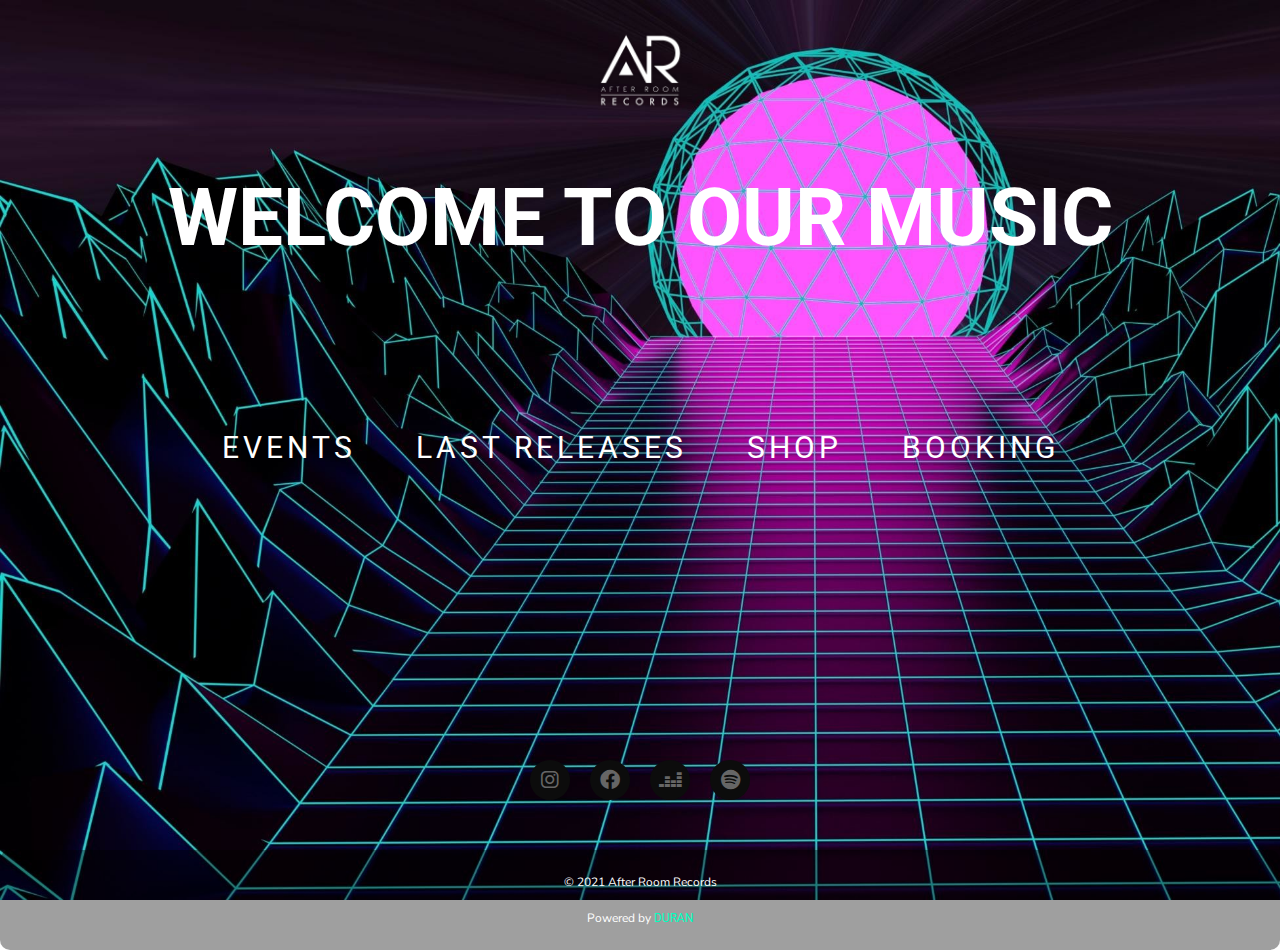
<file: index.html>
<!DOCTYPE html>
<html lang="en">
<head>
    <meta charset="UTF-8">
    <meta http-equiv="X-UA-Compatible" content="IE=edge">
    <meta name="viewport" content="width=device-width, initial-scale=1.0">
    <title>AFTER ROOM RECORDS</title>
    <link rel="stylesheet" href="styles/index.css">
    <link rel="preconnect" href="https://fonts.googleapis.com"> 
    <link rel="stylesheet" href="./fontawesome-free-6.2.0-web/fontawesome-free-6.2.0-web/css/all.css">
<link rel="preconnect" href="https://fonts.googleapis.com"> 
<link rel="preconnect" href="https://fonts.gstatic.com" crossorigin> 
<link href="https://fonts.googleapis.com/css2?family=Nunito&family=Roboto:ital,wght@1,900&display=swap" rel="stylesheet">
    </head>

<body>
    
         <nav class="navbar">
            <img src="./styles/afterrecords.png" alt="logo">
                   
        
            </nav>
           
   

    
    
    <style>
        body{
            background-image: url(./styles/retro.jpg);
            background-repeat: no-repeat;
            background-size: cover;
            background-attachment: fixed;
            
        }
    </style>





<div class="base">
   
    <h1 class="welcome">  WELCOME TO OUR MUSIC</a></h1>
</div>
   
 

<div style="text-align: center;" class="plataformas">
<a href="./comingsoon.html"  class="btn-neon">
    <span id="span1"></span>
    <span id="span2"></span>
    <span id="span3"></span>
    <span id="span4"></span>
    EVENTS

</a>

<a href="./index2.html" class="btn-neon">
    <span id="span1"></span>
    <span id="span2"></span>
    <span id="span3"></span>
    <span id="span4"></span>
    LAST RELEASES

</a>
<a href="./comingsoon.html"  class="btn-neon">
    <span id="span1"></span>
    <span id="span2"></span>
    <span id="span3"></span>
    <span id="span4"></span>
    SHOP
</a>

<a href="./comingsoon.html" class="btn-neon">
    <span id="span1"></span>
    <span id="span2"></span>
    <span id="span3"></span>
    <span id="span4"></span>
    BOOKING
</a>

</div>

<div>
    <ul class="iconos">
        <li>
     <a href="https://www.instagram.com/afterroomrecords/" target="_blank">  <i class="fa-brands fa-instagram"></i>  </i>
          </a>
      </li>
      <li>
         <a href="">   <i class="fa-brands fa-facebook"></i> </i>
              </a>
          </li>
          <li>
             <a href="">  <i class="fa-brands fa-deezer"></i> </i>
                  </a>
              </li>

              <li>
                <a href="https://open.spotify.com/playlist/7jeG71mSjz50oVfxcFNwYI" target="_blank">   <i class="fa-brands fa-spotify"></i> </i>
                     </a>
                 </li>
      </ul>

 </div>

<footer>
 
   
    <p class="footercontent"> © 2021 After Room Records </p>
    
    <p class="footercontent"> Powered by <a href="https://www.instagram.com/duranp__/" target="_blank" class="powered">DURAN</a> </p>
   
</footer>
</body>
</html>
</file>
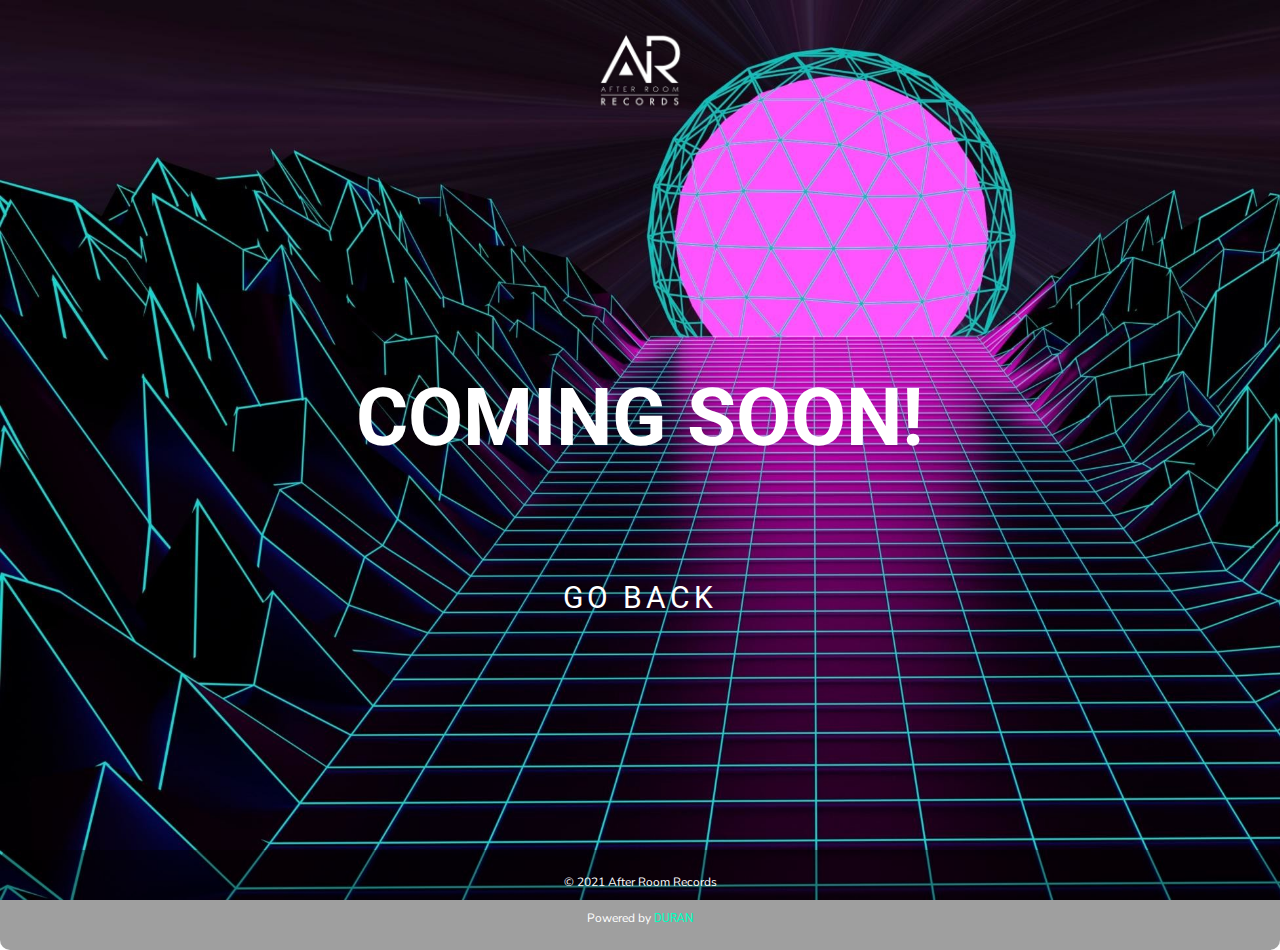
<file: comingsoon.html>
<!DOCTYPE html>
<html lang="en">
<head>
    <meta charset="UTF-8">
    <meta http-equiv="X-UA-Compatible" content="IE=edge">
    <meta name="viewport" content="width=device-width, initial-scale=1.0">
    <title>AFTER ROOM RECORDS</title>
    <link rel="stylesheet" href="styles/index.css">
    <link rel="preconnect" href="https://fonts.googleapis.com"> 
    <link rel="preconnect" href="https://fonts.googleapis.com"> 
    <link rel="preconnect" href="https://fonts.gstatic.com" crossorigin> 
    <link href="https://fonts.googleapis.com/css2?family=Nunito&family=Roboto:ital,wght@1,900&display=swap" rel="stylesheet">

</head>
<body>

    <nav class="navbar">
        <img src="./styles/afterrecords.png" alt="logo" 
        class="logo">
                </nav>
       
<style>
    body{
        background-image: url(./styles/retro.jpg);
        background-repeat: no-repeat;
        background-size: cover;
        background-attachment: fixed;
        
    }
</style>
<div class="base">
   
    <h1 class="welcome">COMING SOON!</h1>
    <style> 
        .welcome{
        margin-top: 200px;
       

    }

 </style>

</div>
<div class="back2">
    <a href="./index.html"  class="btn-neon">
       <span id="span1"></span>
       <span id="span2"></span>
       <span id="span3"></span>
       <span id="span4"></span>
       GO BACK 
   
   </a>
</div>


  
<footer>
    <p class="footercontent"> © 2021 After Room Records </p>
    
    <p class="footercontent"> Powered by <a href="https://www.instagram.com/duranp__/" target="_blank" class="powered">DURAN</a> </p>
    

    <style>
footer{

    margin-top:220px;
}


    </style>
</footer>



</body>
</html>
</file>
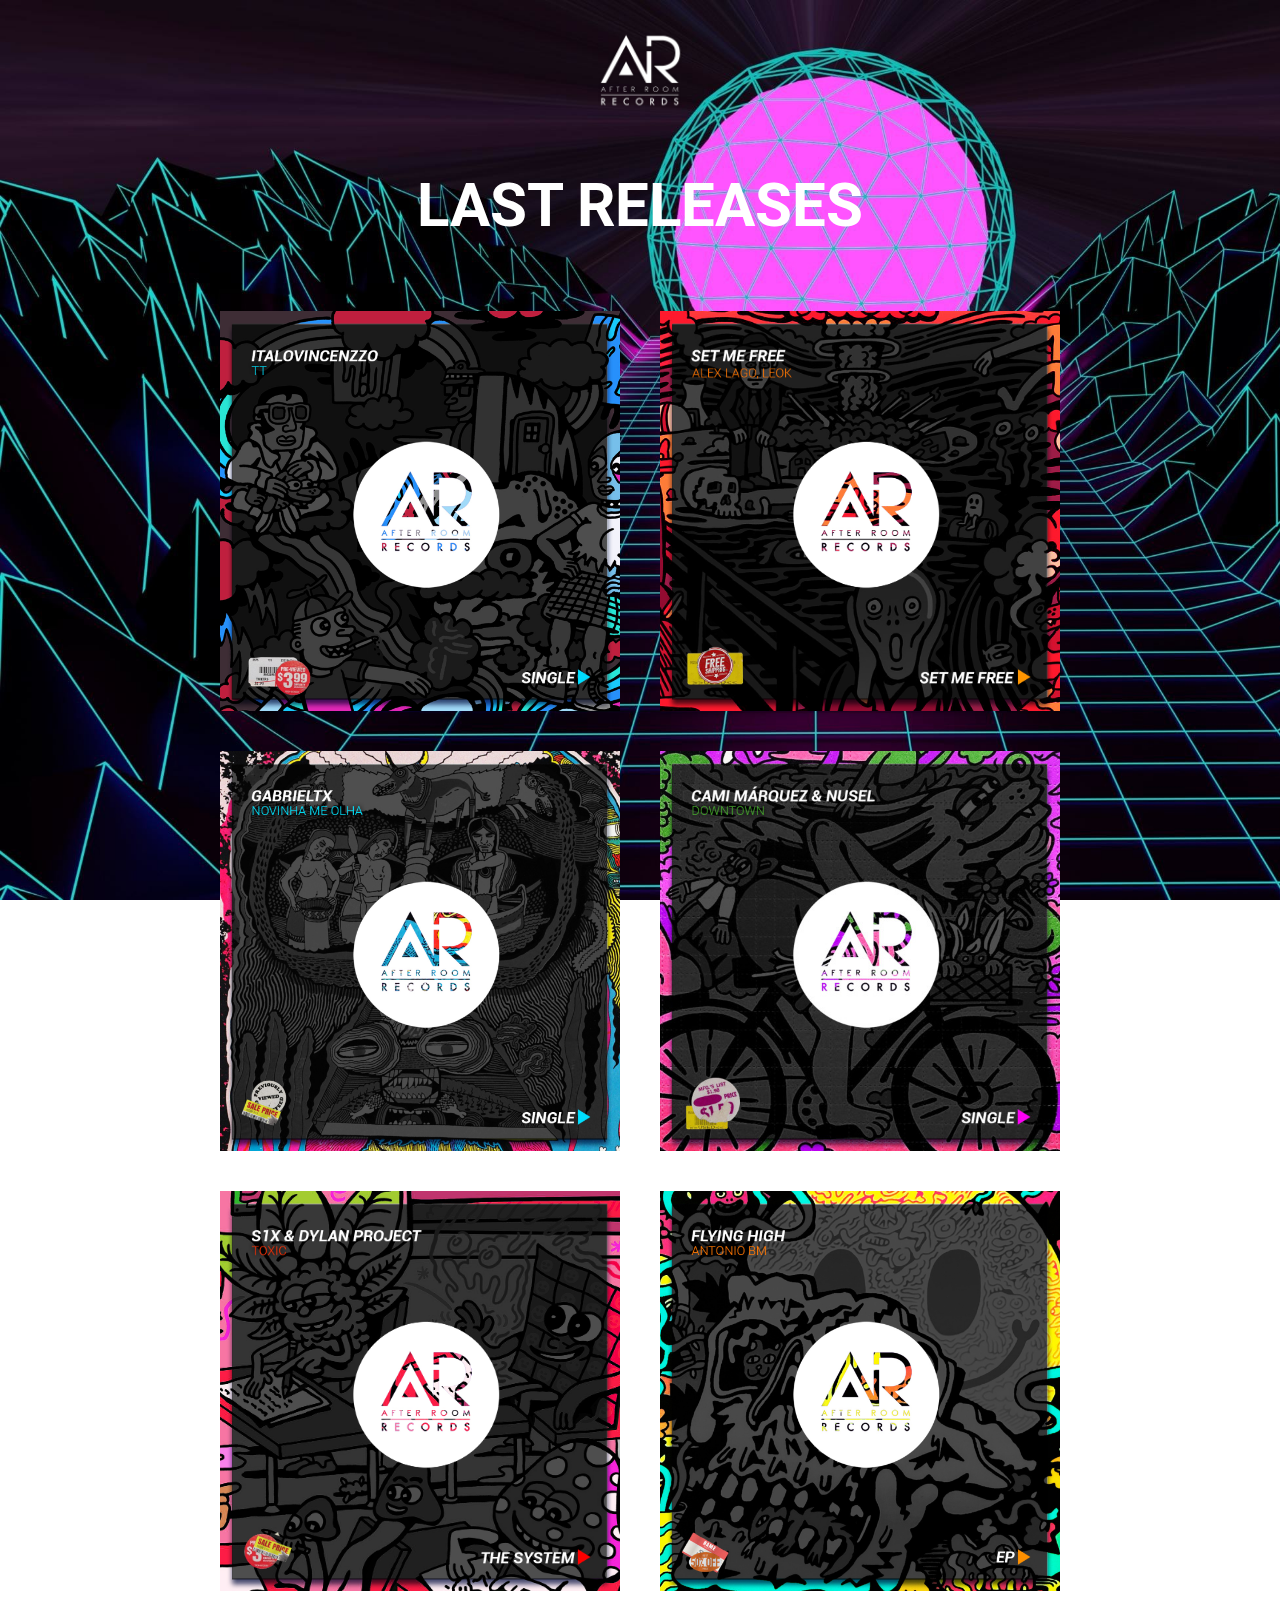
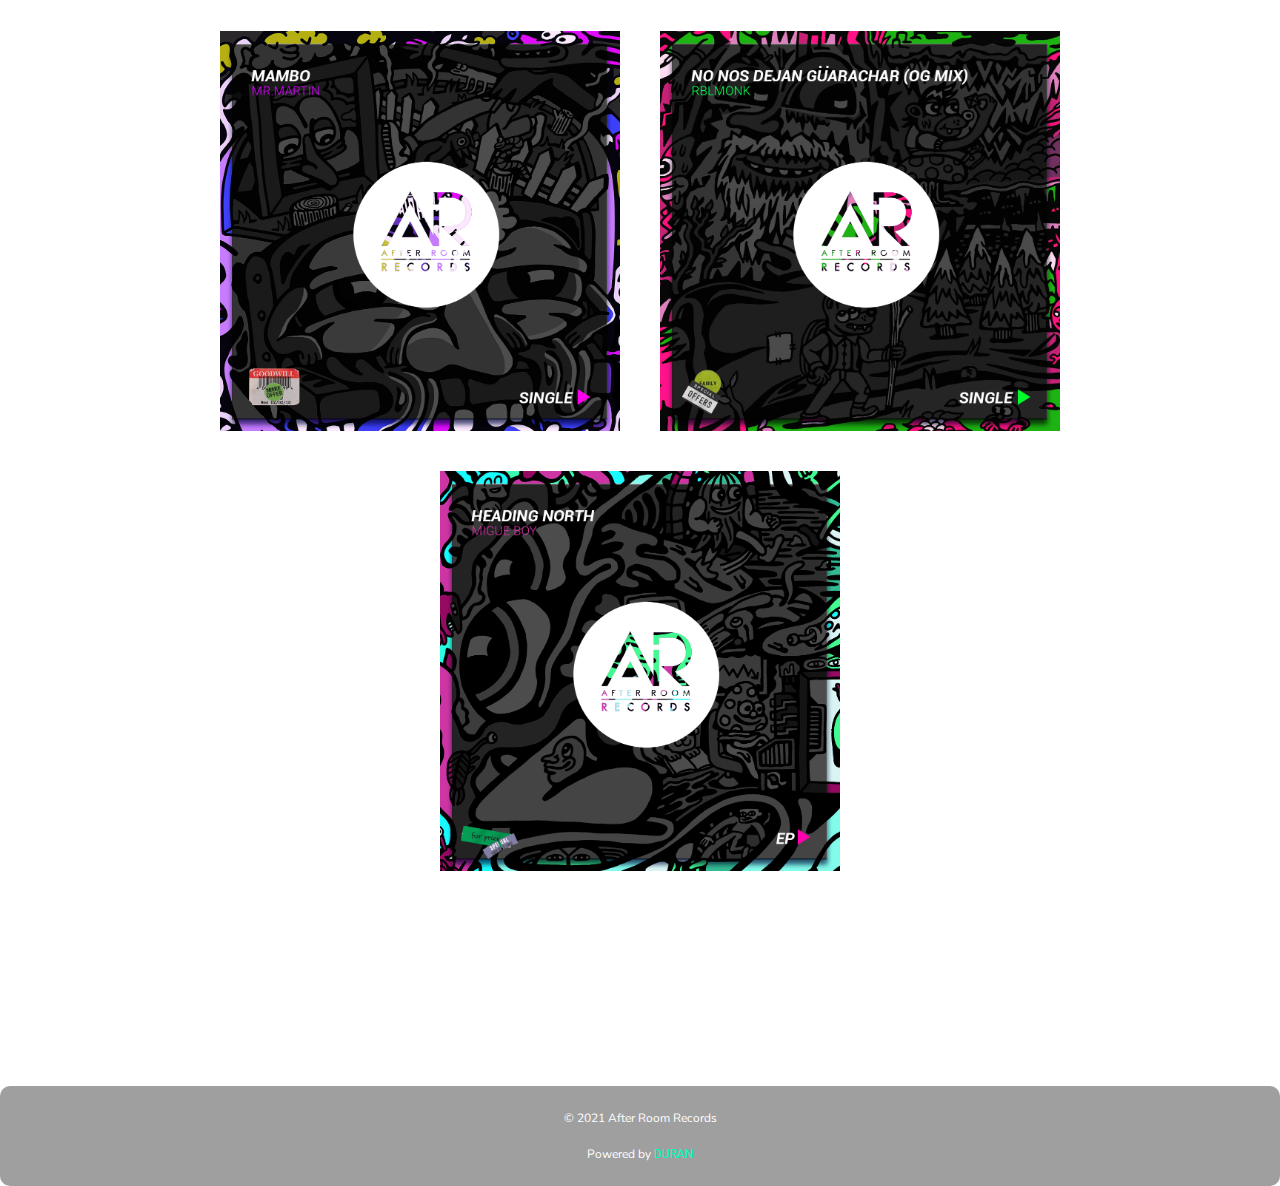
<file: index2.html>
<!DOCTYPE html>
<html lang="en">
<head>
    <meta charset="UTF-8">
    <meta http-equiv="X-UA-Compatible" content="IE=edge">
    <meta name="viewport" content="width=device-width, initial-scale=1.0">
    <title>Document</title>
    <link rel="preconnect" href="https://fonts.googleapis.com"> 
    <link rel="preconnect" href="https://fonts.gstatic.com" crossorigin> 
    <link href="https://fonts.googleapis.com/css2?family=Nunito&family=Roboto:ital,wght@1,900&display=swap" rel="stylesheet">
<link rel="stylesheet" href="./styles/index.css">
</head>
<body>
    <style>
        body{
            background-image: url(./styles/retro.jpg);
            background-repeat: no-repeat;
            background-size: cover;
            background-attachment: fixed;
            
        }
    </style>

<nav class="navbar">
    <img src="./styles/afterrecords.png" alt="logo" 
    class="logo">
           
     
    </nav>
   




    <div class="lastreleases">
        <h2>LAST RELEASES</h2>
    </div>
    <div class="wrapper">
    
        <div class="antonio">
            <img class="antonioep" src="./styles/lanzamientos/italo1.jpg" alt="DOWNTOWN"  >
           
           <div class="info"> 
                <h4>TT "SINGLE"</h4>
                <a  href="https://www.beatport.com/release/tt/3857215" target="_blank" class="btn">DOWNLOAD</a>
        
            </div>
        </div>  
        
        <div class="antonio">
            <img class="antonioep" src="./styles/lanzamientos/alex1.jpg" alt="toxic"  >
           
           <div class="info"> 
                <h4>SET ME FREE "EP"</h4>
                <a  href="https://www.beatport.com/release/set-me-free/3852820" target="_blank" class="btn">DOWNLOAD</a>
        
            </div>
        </div>
        
                <div class="antonio">
               <img class="antonioep" src="./styles/lanzamientos/gabrieltx.jpg" alt="antoniobm"  >
           
                <div class="info"> 
                <h4>NOVINHA ME OLHA "SINGLE"</h4>
                <a  href="https://www.beatport.com/release/novinha-me-olha/3846269" target="_blank" class="btn">DOWNLOAD</a>
        
                 </div>
        </div>


    <div class="antonio">
        <img class="antonioep" src="./styles/lanzamientos/Cami.jpg" alt="DOWNTOWN"  >
       
       <div class="info"> 
            <h4>DOWNTOWN "SINGLE"</h4>
            <a  href="https://www.beatport.com/release/downtown/3844914" target="_blank" class="btn">DOWNLOAD</a>
    
        </div>
    </div>  
    
    <div class="antonio">
        <img class="antonioep" src="./styles/lanzamientos/dylan2.jpg" alt="toxic"  >
       
       <div class="info"> 
            <h4>TOXIC "EP"</h4>
            <a  href="https://www.beatport.com/release/toxic/3853898" target="_blank" class="btn">DOWNLOAD</a>
    
        </div>
    </div>
    
            <div class="antonio">
           <img class="antonioep" src="./styles/lanzamientos/antonio.jpg" alt="antoniobm"  >
       
            <div class="info"> 
            <h4>Flaying High "EP"</h4>
            <a  href="https://www.beatport.com/release/flying-high/3841342" target="_blank" class="btn">DOWNLOAD</a>
    
             </div>
    </div>
      
            <div class="antonio">
                <img class="antonioep" src="./styles/lanzamientos/martin.jpg" alt="MRMARTIN"  >
               
               <div class="info"> 
                    <h4>MAMBO "SINGLE"</h4>
                    <a  href="https://www.beatport.com/release/mambo/3833433" target="_blank" class="btn">DOWNLOAD</a>
        
                </div>
            </div>
    
    
           <div class="antonio">
                <img class="antonioep" src="./styles/lanzamientos/rbl1.jpg" alt="rblmonk"  >
               
               <div class="info"> 
                    <h4>NO NOS JEDAN GUARACHAR(OG MIX) "SINGLE"</h4>
                    <a  href="https://www.beatport.com/release/no-nos-dejan-guarachar-og-mix/3832046" target="_blank" class="btn">DOWNLOAD</a>
        
                </div>
            </div>
    
            <div class="antonio">
                <img class="antonioep" src="./styles/lanzamientos/migue.jpg" alt="MRMARTIN"  >
               
               <div class="info"> 
                    <h4>HEADING NORTH "EP"</h4>
                    <a  href="https://www.beatport.com/release/heading-north/3832076" target="_blank" class="btn">DOWNLOAD</a>
        
                </div>
            </div>

    </div>

    

<div class="back">


    <style>

        .back{
           margin-top: -20px;
        }
    </style>
         <a href="./index.html"  class="btn-neon">
            <span id="span1"></span>
            <span id="span2"></span>
            <span id="span3"></span>
            <span id="span4"></span>
            GO BACK 
        
        </a>
</div>



    
    <footer>
        <p class="footercontent"> © 2021 After Room Records </p>
        
        <p class="footercontent"> Powered by <a href="https://www.instagram.com/duranp__/" target="_blank" class="powered">DURAN</a> </p>

<style>
footer{
    margin-top: 100px;
}


</style>


    </footer>
  
    
</body>
</html>
</file>
<file: styles/index.css>
*{

    margin: 0;
    padding: 0;
    box-sizing: border-box;
}

.plataformas{

    display: flex;
   align-items: center;
   justify-content: center;
flex-direction: row;
 
    flex-direction: row;
    font-family: 'Roboto', sans-serif;
   margin-top: 250px;
    

}

.btn-neon{
    position: relative;
    display: inline-block;
    padding: 15px 30px;
    color: #fff;
    letter-spacing: 4px;
    text-decoration: none;
    font-size: 30px;
    overflow: hidden;
    transition: 0.2s;
}

.btn-neon span{
    position: absolute;
    display: block;
}
#span1{
    top: 0;
    left: -100%;
    width: 100%;
    height: 2px;
    background: linear-gradient(90deg, transparent,#00ffdd);
 }
 .btn-neon:hover #span1{
    left: 100%;
    transition: 1s;
}
#span3{
    bottom: 0;
    right: -100%;
    width: 100%;
    height: 2px;
    background: linear-gradient(270deg, transparent,#00ffdd);
}
 .btn-neon:hover #span3{
    right: 100%;
    transition: 1s;
    transition-delay: 0.5s;
}
#span2{
    top: -100%;
    right: 0;
    width: 2px;
    height: 100%;
    background: linear-gradient(180deg, transparent,#00ffdd);
}
.btn-neon:hover #span2{
    top: 100%;
    transition: 1s;
    transition-delay: 0.25s;
}
#span4{
    bottom: -100%;
    left: 0;
    width: 2px;
    height: 100%;
    background: linear-gradient(360deg, transparent,#00ffdd);
}
.btn-neon:hover #span4{
    bottom: 100%;
    transition: 1s;
    transition-delay: 0.75s;
}





.footercontent{
    text-decoration: none;
  
    color: #fff;
    font-family: 'Nunito', sans-serif;
    box-sizing: border-box;
    font-size: 12px;
    margin: 10px;
   
}
footer{
    width: 100%;
    height: 100px;
    display: flex;
    justify-content: center;
    align-items: center;
    flex-direction: column;
    background-color: rgba(0,0,0, 0.378);
    border-radius: 10px;
    margin-top: 330px;
   
    
}
.powered{
    text-decoration: none;
    color: #00ffbf;
    font-family: 'Roboto', sans-serif;
}





   

.items{
    margin-left: 40px;

}

.items:hover{

    background: #f79f52;
  box-shadow: 0 0 10px #f79f52, 0 0 40px #f79f52, 0 0 80px #f79f52;
    transition: 1s;
}
 

.lastreleases{
   
    display: flex;
    align-items: center;
    justify-content: center;
    font-size: 40px;
    font-family: 'Roboto', sans-serif;
    color: white;
    padding-top: 100px;
    text-transform: uppercase;
    animation: text 3s 1;
}



@keyframes text{
    
    20% {
    letter-spacing: 15px;
    margin-bottom: -10px;
}

}






.base{
    display: flex;
    flex-direction: column;
    align-items: center;
    justify-content: center;
 
    font-size: 40px;
    font-family: 'Roboto', sans-serif;
    color: white;

    margin: 1px;
    
}

.welcome{
    text-decoration: none;
    color: #fff;
}
.base .welcome{
    top: 100px;
    text-transform: uppercase;
    display: block;
    position: relative;
    animation: text 3s 1;
    

}

@keyframes text{
    
    20% {
    letter-spacing: 10px;
    margin-bottom: -10px;
}

}


nav {
    position: relative;
    display: flex;
border-radius: 20px;
    height: 70px;
    justify-content: center;
    align-items: center;
    padding: 15px;

}

nav img{
margin-top: 70px;

    width: 150px;

    padding: 30px;
 
}


.wrapper{
    flex-wrap: wrap;
    display: flex;
    justify-content: center;
    align-items: center;
    padding: 50px;

    
}

.antonio{
margin: 20px;
    width: 400px;
    height: 400px;
    padding: 1rem 1rem;
    position: relative;
    background: #fff;
    display:flex;
   align-items: flex-end;
    box-shadow: 0px 7px 10px rgba(0, 0, 0, 0,5);
    transition: 0.5s ease-in-out;
   
}

.antonio:hover{
    transform: translate(0px);
}

.antonio:before{
content: "";
position: absolute;
top: 0;
left: 0;
display: block;
width: 100%;
height: 100%;
background: linear-gradient(to bottom, rgba(255, 32, 244, 0.723), rgba(12, 247, 255, 0.829));
z-index: 2;
transition: 0.5s all;
opacity: 0;
}

.antonio:hover:before{
    opacity: 1;

}

.antonio img{ 
    width: 100%;
    height: 100%;
position: absolute;
    object-fit: cover;
   top: 0;
   left: 0;
}

.info{
    color: #fff;
    font-family: 'Roboto', sans-serif;

}
.antonio .info{
    position: relative;
    z-index: 3;
    opacity: 0;
    transform: translate(0px);
    transition: 0.5s all;
}
    
   
.antonio:hover .info{
    opacity: 1;
    transform: translateY(0px);}


    .info h4{
    font-size: 30px;
    }
   
  .info .btn{
    text-decoration: none;
    padding: 10px;
    background-color: #fff;
    color: #000;
    font-size: 15px;
    cursor: pointer;
    transition: 0.5s ease-in-out;

 }

    
 .antonio .info .btn{
    text-decoration: none;
    padding: 0.5rem 1rem;
    background: #fff;
    color: #000;
    font-size: 14px;
    font-family: 'Nunito', sans-serif;
    cursor: pointer;
    transition: 0.4s ease-in-out;
    box-shadow: 0px 7px 10px rgba(0, 0, 0, 0,5);
    border-radius: 30px;
    transition: 0.4s;
 }


 .back{
    margin-top: 100px;
display: flex;
justify-content: center;
align-items: center;
font-family: 'Roboto', sans-serif;


 }


 .back2 {
    margin-top: 200px;
display: flex;
justify-content: center;
align-items: center;
font-family: 'Roboto', sans-serif;


 }


 .iconos {
position: relative;
    display: flex;
    justify-content: center;
    align-items: center;
  left: 50%;
  top:300px;
    transform: translate(-50%, -50%);
  }
  
  .iconos li {
    list-style: none;
    margin: 0 10px;
   
  }
  
  .iconos li a {
    position: relative; 
    display: block;
    width: 40px;
    height: 40px;
    text-align: center;
    line-height: 40px;
    background: rgb(12, 12, 12);
    border-radius: 50%;
    font-size: 20px;
    color: #666;
    transition: .5s;
  }
  


  .iconos li a::before {
    content: '';
    position: absolute;
    top: 0;
    left: 0;
    width: 100%;
    height: 100%;
    border-radius: 50%;
    background: rgb(85, 233, 226);
    transition: .5s;
    transform: scale(.9);
    z-index: -1;
  }
  
  .iconos li a:hover::before {
    transform: scale(1.1);
    box-shadow: 0 0 15px rgb(85, 233, 226);
  }
  
  .iconos li a:hover {
    color: rgb(255, 255, 255);
    box-shadow: 0 0 5px rgb(85, 233, 226);
    text-shadow: 0 0 5px rgb(85, 233, 226);
  }



@media screen and (max-width:1024px){

    .navbar footer{
        padding-left: 10px;
        padding-right: 10px;
        width: 100%;
    }

    .welcome {
        padding-left: 10px;
        padding-right: -50px;
        font-size: 90px;
    }

    .wrapper {
        display: flex;
        flex-direction: column;
        align-items: center;
        width: 100%;
    }
   .antonio{
    margin: 20px;
    padding: 10px;
   
   }
 
}


    @media screen and (max-width:450px){

      
        .welcome {
            padding-left: 50px;
          top: 50px;
            font-size: 40px;
           
        }


        .plataformas{

            display: flex;
           align-items: center;
           justify-content: center;
        flex-direction: column;
      
        }
        .btn-neon{
            font-size: 25px;
           
        }
        
        .iconos{
left: 50%;
            top: 150px;
        }
        footer{
     
            margin-top: 190px;
                       
        }

        .iconos li a {
           
            width: 35px;
            height: 35px;
            line-height: 35px;
          
          }

          .lastreleases{
            font-size: 20px;
          display: flex;
          justify-content: center;
            

          }

          .wrapper {
            flex-wrap: wrap;
            display: flex;
            justify-content: center;
            align-items: center;
           padding: 20px;
      
          
           
        }
        .antonio{
        
            position: relative;
                width: 300px;
                height: 300px;
                padding: 1rem 1rem;
                background: #fff;
                display:flex;
               align-items: flex-end;
                box-shadow: 0px 7px 10px rgba(0, 0, 0, 0,5);
                transition: 0.5s ease-in-out;
               
            }

    }
</file>
